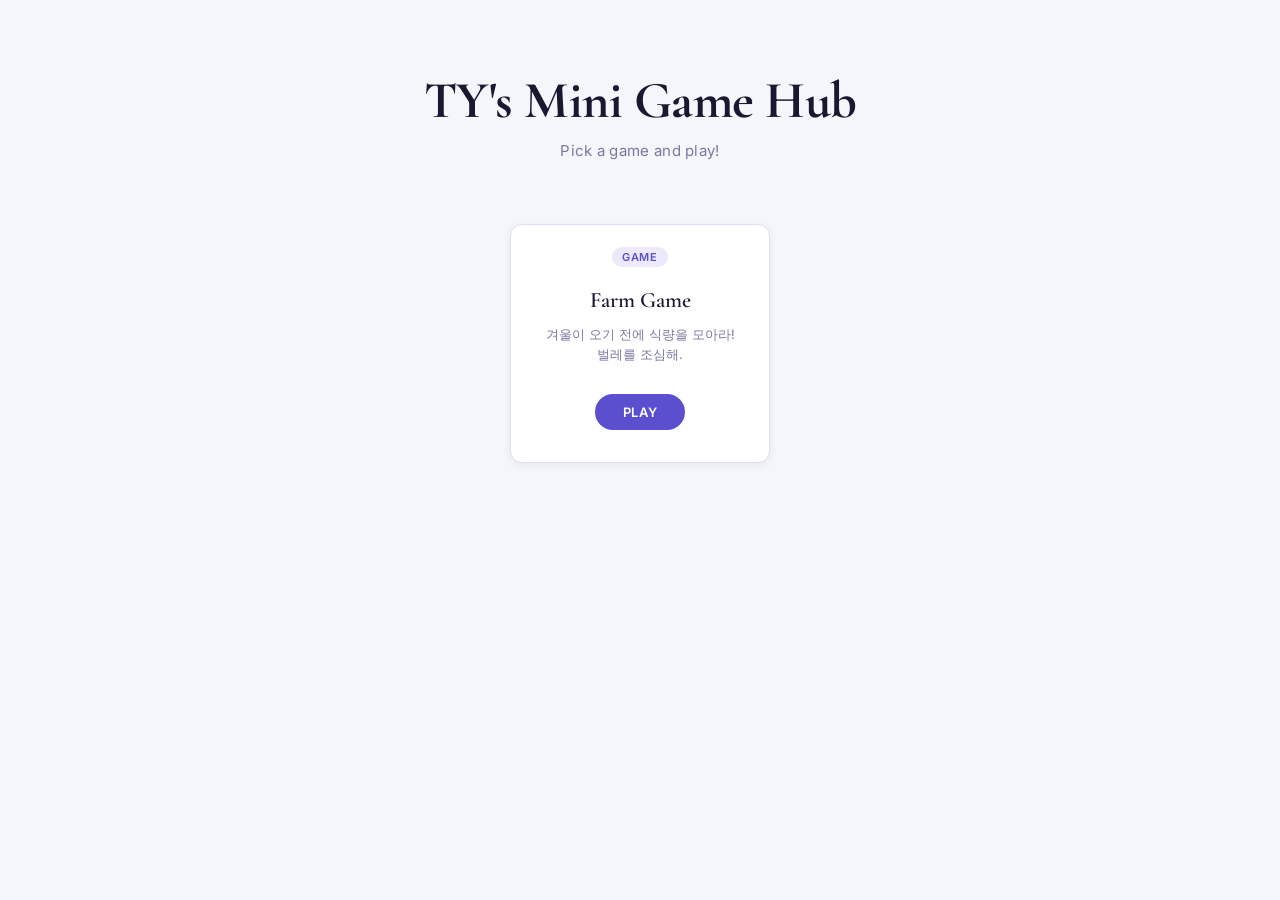
<file: index.html>
<!DOCTYPE html>
<html lang="ko">

<head>
  <meta charset="UTF-8">
  <meta name="viewport" content="width=device-width, initial-scale=1.0">
  <title>TY's Mini Game Hub</title>
  <link rel="preconnect" href="https://fonts.googleapis.com">
  <link rel="preconnect" href="https://fonts.gstatic.com" crossorigin>
  <link href="https://fonts.googleapis.com/css2?family=Cormorant+Garamond:wght@600;700&family=Inter:wght@400;500;600&display=swap" rel="stylesheet">
  <link rel="stylesheet" href="style.css">
</head>

<body>
  <h1>TY's Mini Game Hub</h1>
  <p class="subtitle">Pick a game and play!</p>
  <div class="cards">
    <div class="card">
      <span class="tag tag-game">Game</span>
      <h2>Farm Game</h2>
      <p>겨울이 오기 전에 식량을 모아라! 벌레를 조심해.</p>
      <a href="https://ty-mini-game-hub.vercel.app/farm-game/">PLAY</a>
    </div>
  </div>
</body>

</html>
</file>
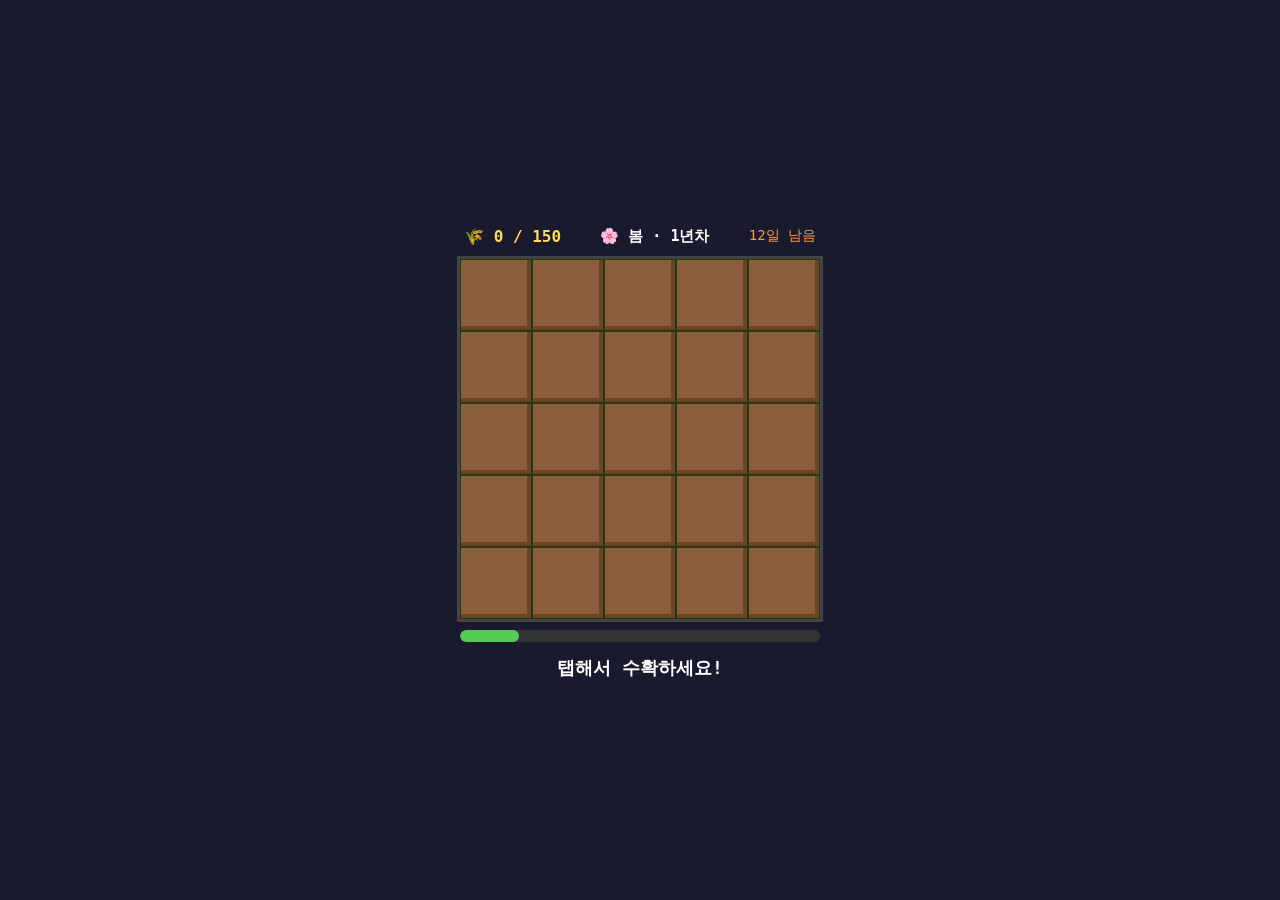
<file: farm-game/index.html>
<!DOCTYPE html>
<html lang="ko">
<head>
<meta charset="UTF-8">
<meta name="viewport" content="width=device-width, initial-scale=1.0, user-scalable=no">
<title>Farm Game</title>
<style>
* { margin: 0; padding: 0; box-sizing: border-box; }
body {
  background: #1a1a2e;
  display: flex;
  flex-direction: column;
  align-items: center;
  justify-content: center;
  height: 100vh;
  font-family: monospace;
  user-select: none;
}
#hud {
  width: 360px;
  display: flex;
  justify-content: space-between;
  align-items: center;
  padding: 10px 4px;
  color: #fff;
  font-size: 14px;
}
#hud .food { color: #ffdd57; font-size: 16px; font-weight: bold; }
#hud .season { font-size: 15px; font-weight: bold; }
#hud .timer { color: #ff9944; }
canvas {
  display: block;
  image-rendering: pixelated;
  border: 3px solid #444;
}
#grow-bar-wrap {
  width: 360px;
  height: 12px;
  background: #333;
  border-radius: 6px;
  margin-top: 8px;
  overflow: hidden;
}
#grow-bar {
  height: 100%;
  background: #55cc55;
  border-radius: 6px;
  transition: width 0.1s;
}
#message {
  margin-top: 14px;
  color: #fff;
  font-size: 18px;
  font-weight: bold;
  text-align: center;
  height: 28px;
}
#restart-btn {
  display: none;
  margin-top: 12px;
  background: #55cc55;
  color: #000;
  border: none;
  padding: 12px 36px;
  border-radius: 8px;
  font-size: 16px;
  font-weight: bold;
  font-family: monospace;
  cursor: pointer;
}
</style>
</head>
<body>

<div id="hud">
  <span class="food">🌾 <span id="food-count">0</span> / 150</span>
  <span class="season" id="season-text">🌸 봄</span>
  <span class="timer"><span id="days-left">10</span>일 남음</span>
</div>

<canvas id="canvas" width="360" height="360"></canvas>

<div id="grow-bar-wrap">
  <div id="grow-bar" style="width:0%"></div>
</div>

<div id="message">탭해서 수확하세요!</div>
<button id="restart-btn" onclick="restart()">다시 시작</button>

<script>
const COLS = 5;
const ROWS = 5;
const CELL = 72;
const GROW_TIME  = 6700; // 6.7초마다 자람
const DECAY_TIME =  3100; // 3.1초 안에 못 따면 사라짐
const PEST_INTERVAL = 4000; // 4초마다 벌레 등장 시도
const PEST_LIFE     = 2000; // 벌레 2초 안에 안 잡으면 모든 작물 먹힘
const DAYS_PER_SEASON = 4;
const FOOD_GOAL = 150;
const DAY_DURATION = 8000; // 8초 = 하루

const SEASONS = [
  { name: '🌸 봄',  bg: '#2d5a1b', grid: '#1e3d12' },
  { name: '☀️ 여름', bg: '#1a3d0a', grid: '#112808' },
  { name: '🍂 가을', bg: '#5a3a1b', grid: '#3d2710' },
  { name: '❄️ 겨울', bg: '#1a2a3d', grid: '#111e2d' },
];

const state = {
  cells: [],
  food: 0,
  year: 1,
  day: 1,
  season: 0, // 0=봄 1=여름 2=가을 3=겨울
  running: true,
};

function initCells() {
  state.cells = [];
  for (let i = 0; i < COLS * ROWS; i++) {
    state.cells.push({
      grown: false,
      plantedAt: Date.now() + Math.random() * 5000,
      grownAt: null,
      pest: false,
      pestAt: null,
    });
  }
}

function restart() {
  state.food = 0;
  state.year = 1;
  state.day = 1;
  state.season = 0;
  state.running = true;
  lastDayTick = Date.now();
  lastPestTick = Date.now();
  growStart = null;
  initCells();
  document.getElementById('restart-btn').style.display = 'none';
  document.getElementById('message').textContent = '탭해서 수확하세요!';
  loop();
}

const canvas = document.getElementById('canvas');
const ctx = canvas.getContext('2d');
let lastTouch = 0;

canvas.addEventListener('touchend', e => {
  e.preventDefault();
  lastTouch = Date.now();
  const t = e.changedTouches[0];
  const rect = canvas.getBoundingClientRect();
  handleTap(t.clientX - rect.left, t.clientY - rect.top);
}, { passive: false });

canvas.addEventListener('click', e => {
  if (Date.now() - lastTouch < 500) return;
  const rect = canvas.getBoundingClientRect();
  handleTap(e.clientX - rect.left, e.clientY - rect.top);
});

function handleTap(x, y) {
  if (!state.running) return;
  const col = Math.floor(x / CELL);
  const row = Math.floor(y / CELL);
  const idx = row * COLS + col;
  if (idx < 0 || idx >= state.cells.length) return;
  const cell = state.cells[idx];
  if (cell.pest) {
    // 벌레 쫓아내기
    cell.pest = false;
    cell.pestAt = null;
    showMessage('🐛 잡았다!');
  } else if (cell.grown) {
    cell.grown = false;
    cell.grownAt = null;
    cell.plantedAt = Date.now();
    state.food++;
    showMessage('+1 🌾');
  }
}

function showMessage(text) {
  const el = document.getElementById('message');
  el.textContent = text;
  clearTimeout(el._timer);
  el._timer = setTimeout(() => {
    if (state.running) el.textContent = '탭해서 수확하세요!';
  }, 600);
}

function advanceDay() {
  state.day++;
  if (state.day > DAYS_PER_SEASON) {
    state.day = 1;
    state.season++;
    if (state.season === 3) {
      // 겨울 시작 — 즉시 판정
      if (state.food >= FOOD_GOAL) {
        state.season = 0;
        state.year++;
        state.food = 0;
        showMessage(`🌸 ${state.year}년차 봄! 다시 시작!`);
      } else {
        state.running = false;
        document.getElementById('message').textContent = `❄️ 식량 부족! ${state.food}/${FOOD_GOAL}`;
        document.getElementById('restart-btn').style.display = 'inline-block';
      }
    } else {
      showMessage(`${SEASONS[state.season].name} 시작!`);
    }
  }
}

function updateHUD(growPct) {
  const s = SEASONS[state.season];
  document.getElementById('food-count').textContent = state.food;
  document.getElementById('season-text').textContent = `${s.name} · ${state.year}년차`;
  const daysToWinter = (2 - state.season) * DAYS_PER_SEASON + (DAYS_PER_SEASON - state.day + 1);
  document.getElementById('days-left').textContent = Math.max(0, daysToWinter);
  document.getElementById('grow-bar').style.width = growPct + '%';
}

function drawCell(col, row, cell, now) {
  const x = col * CELL;
  const y = row * CELL;

  let main, dark, emoji = null;

  if (cell.grown) {
    // 남은 시간에 따라 초록 → 노랑 → 빨강
    const age = now - cell.grownAt;
    const ratio = age / DECAY_TIME;
    if (ratio < 0.5) {
      main = '#55cc55'; dark = '#33aa33';
    } else if (ratio < 0.8) {
      main = '#ccaa22'; dark = '#997700';
    } else {
      main = '#cc4444'; dark = '#aa2222';
    }
    emoji = '🌾';
  } else {
    main = '#8B5E3C'; dark = '#6B4423';
  }

  ctx.fillStyle = main;
  ctx.fillRect(x + 1, y + 1, CELL - 2, CELL - 2);
  ctx.fillStyle = dark;
  ctx.fillRect(x + 1, y + CELL - 5, CELL - 2, 4);
  ctx.fillRect(x + CELL - 5, y + 1, 4, CELL - 2);

  if (emoji) {
    ctx.font = `${CELL * 0.55}px serif`;
    ctx.textAlign = 'center';
    ctx.textBaseline = 'middle';
    ctx.fillText(emoji, x + CELL / 2, y + CELL / 2);
  }
  // 벌레 표시
  if (cell.pest) {
    ctx.font = `${CELL * 0.35}px serif`;
    ctx.textAlign = 'right';
    ctx.textBaseline = 'top';
    ctx.fillText('🐛', x + CELL - 4, y + 4);
  }
}

function drawGrid(now) {
  const s = SEASONS[state.season];
  ctx.fillStyle = s.grid;
  ctx.fillRect(0, 0, 360, 360);
  for (let r = 0; r < ROWS; r++) {
    for (let c = 0; c < COLS; c++) {
      drawCell(c, r, state.cells[r * COLS + c], now);
    }
  }
}

let lastDayTick = Date.now();
let lastPestTick = Date.now();
let growStart = null; // 수확 다 끝난 후 타이머 시작

function loop() {
  if (!state.running) return;
  const now = Date.now();

  const isWinter = state.season === 3;

  // 겨울엔 모든 작물 제거
  if (isWinter) {
    for (const cell of state.cells) {
      if (cell.grown) { cell.grown = false; cell.grownAt = null; }
    }
    growStart = null;
  } else {
    const anyGrown = state.cells.some(c => c.grown);

    if (!anyGrown) {
      // 수확 완료 → 타이머 시작
      if (growStart === null) growStart = now;

      if (now - growStart >= GROW_TIME) {
        // 새 작물 한꺼번에 등장
        for (const cell of state.cells) {
          cell.grown = true;
          cell.grownAt = now;
        }
        growStart = null;
      }
    }
  }

  // 벌레 처리
  for (const cell of state.cells) {
    if (cell.pest && now - cell.pestAt >= PEST_LIFE) {
      // 모든 작물 전멸
      for (const c of state.cells) {
        c.pest = false;
        c.pestAt = null;
        c.grown = false;
        c.grownAt = null;
        c.plantedAt = now;
      }
      growStart = null;
      showMessage('🐛 모든 작물이 먹혔어!');
      break;
    }
  }
  // 벌레 등��� (한번에 1~3마리)
  if (!isWinter && now - lastPestTick >= PEST_INTERVAL) {
    lastPestTick = now;
    const grownCells = state.cells.filter(c => c.grown && !c.pest);
    if (grownCells.length > 0) {
      const count = Math.min(Math.floor(Math.random() * 3) + 1, grownCells.length);
      const shuffled = grownCells.sort(() => Math.random() - 0.5);
      for (let i = 0; i < count; i++) {
        shuffled[i].pest = true;
        shuffled[i].pestAt = now;
      }
    }
  }

  if (now - lastDayTick >= DAY_DURATION) {
    lastDayTick = now;
    advanceDay();
  }

  // 성장 진행률
  const growPct = growStart !== null
    ? Math.min(100, ((now - growStart) / GROW_TIME) * 100)
    : 0;

  drawGrid(now);
  updateHUD(growPct);

  requestAnimationFrame(loop);
}

initCells();
loop();
</script>
</body>
</html>
</file>
<file: style.css>
* {
  box-sizing: border-box;
  margin: 0;
  padding: 0;
}

body {
  background-color: #f4f6fb;
  font-family: 'Inter', Arial, sans-serif;
  color: #1a1830;
  min-height: 100vh;
  padding: 72px 24px 80px;
  text-align: center;
}

h1 {
  font-family: 'Cormorant Garamond', Georgia, serif;
  font-size: 52px;
  font-weight: 700;
  color: #1a1830;
  letter-spacing: -0.5px;
  line-height: 1.1;
  margin-bottom: 12px;
}

.subtitle {
  font-size: 15px;
  font-weight: 400;
  color: #7a78a0;
  letter-spacing: 0.02em;
  margin-bottom: 64px;
}

.cards {
  display: flex;
  flex-wrap: wrap;
  justify-content: center;
  gap: 24px;
}

.card {
  background-color: #ffffff;
  border: 1px solid #e0dff0;
  border-radius: 12px;
  padding: 20px 28px 32px;
  width: 260px;
  box-shadow: 0 2px 8px rgba(26, 24, 48, 0.07);
  transition: transform 0.2s ease, box-shadow 0.2s ease;
}

.card:hover {
  transform: translateY(-3px);
  box-shadow: 0 6px 20px rgba(26, 24, 48, 0.12);
}

.tag {
  display: inline-block;
  font-size: 11px;
  font-weight: 600;
  letter-spacing: 0.06em;
  text-transform: uppercase;
  padding: 3px 10px;
  border-radius: 12px;
  margin-bottom: 20px;
}

.tag-game {
  background-color: #ede9fb;
  color: #5b4fcf;
}

.tag-app {
  background-color: #e6f0fb;
  color: #3a6abf;
}

.card h2 {
  font-family: 'Cormorant Garamond', Georgia, serif;
  font-size: 22px;
  font-weight: 600;
  color: #1a1830;
  margin-bottom: 10px;
  line-height: 1.2;
}

.card p {
  font-size: 13px;
  font-weight: 400;
  color: #7a78a0;
  margin-bottom: 28px;
  line-height: 1.6;
  min-height: 42px;
}

.card a {
  display: inline-block;
  background-color: #5b4fcf;
  color: #ffffff;
  text-decoration: none;
  padding: 10px 28px;
  border-radius: 24px;
  font-size: 13px;
  font-weight: 600;
  letter-spacing: 0.04em;
  transition: background-color 0.2s ease, transform 0.1s ease;
}

.card a:hover {
  background-color: #4538b0;
  transform: scale(1.03);
}
</file>
